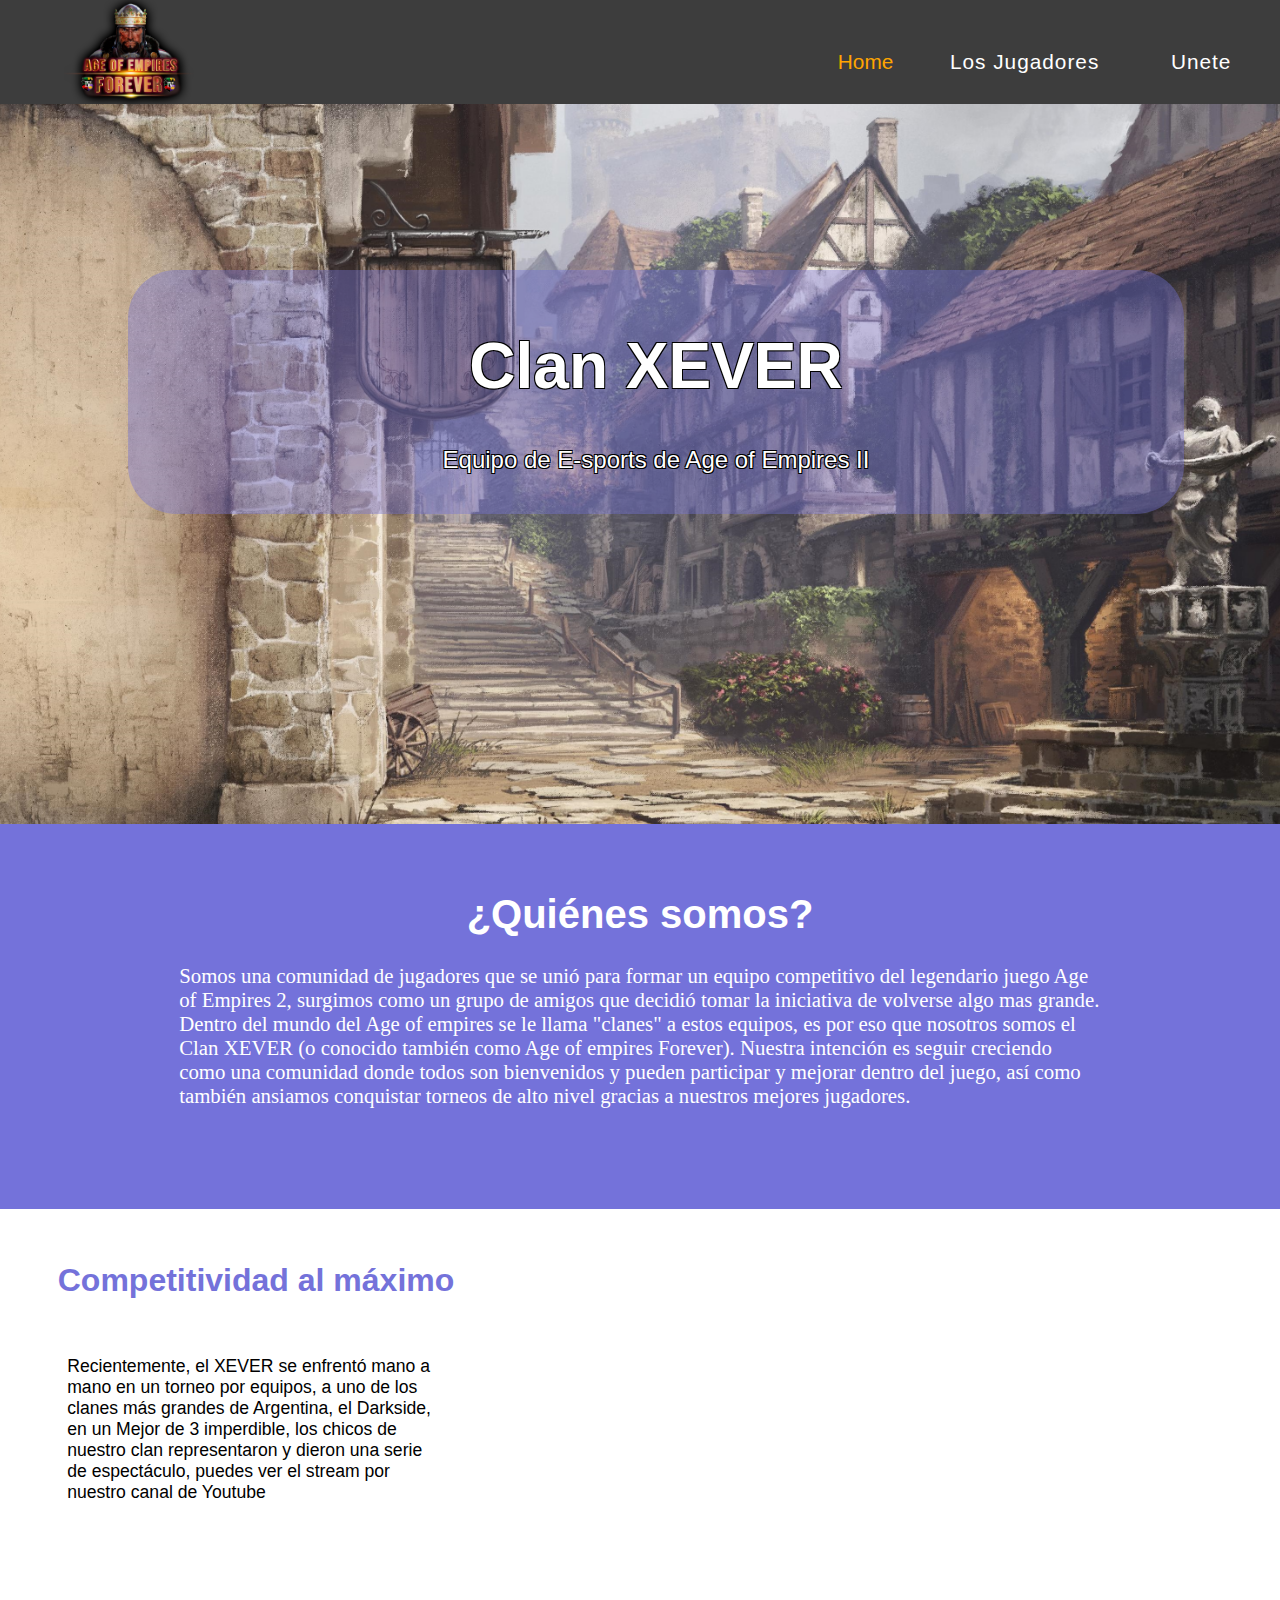
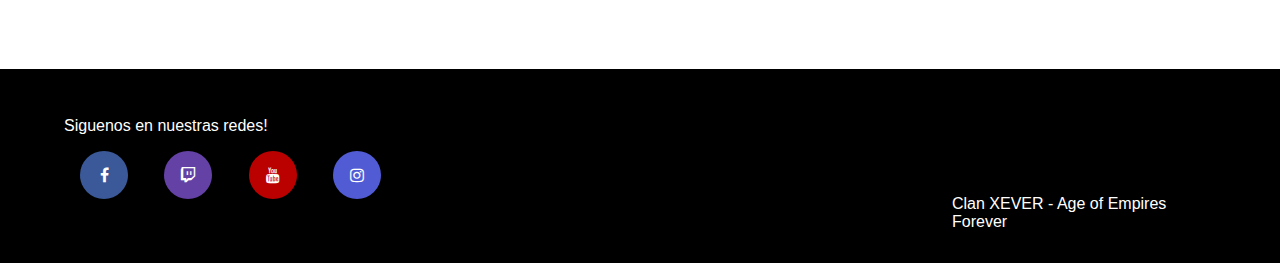
<file: index.html>
<!DOCTYPE html>
<html lang="en">
<head>
    <meta charset="UTF-8">
    <meta http-equiv="X-UA-Compatible" content="IE=edge">
    <meta name="viewport" content="width=device-width, initial-scale=1.0">
    <title>Clan XEVER</title>
    <link rel="stylesheet" href="css/style.css">
    <link rel="stylesheet" href="https://cdnjs.cloudflare.com/ajax/libs/font-awesome/4.7.0/css/font-awesome.min.css">
</head>
<body>

    <header>
        <nav id="menu_nav">
            <div id="logo">
                <img src="img/logo_2" alt="loguito" width="130" height="130">
            </div>
            <ul>
                <li>Home</li>
                <li><a class="active" href="pages/players.html">Los Jugadores</a></li>
                <li><a href="pages/join.html">Unete</a></li>
            </ul>
        </nav>

    </header>


    <section>
        <div class="fondo_inicio">
            <div class="banner_inicio">
                <h1>Clan XEVER</h1>
                
                <p>Equipo de E-sports de Age of Empires II</p>
                
            </div>
        </div>
    </section>


    <section>
        <div class="intro">
            <div class="intro_cont">
                <h1>¿Quiénes somos?</h1>
                <p>Somos una comunidad de jugadores que se unió para formar un equipo competitivo
                del legendario juego Age of Empires 2, surgimos como un grupo de amigos que decidió
                tomar la iniciativa de volverse algo mas grande. <br> Dentro del mundo del Age of empires
                se le llama "clanes" a estos equipos, es por eso que nosotros somos el Clan XEVER (o conocido
                también como Age of empires Forever). Nuestra intención es seguir creciendo como una comunidad
                donde todos son bienvenidos y pueden participar y mejorar dentro del juego, así como también 
                ansiamos conquistar torneos de alto nivel gracias a nuestros mejores jugadores.</p>
            </div>
        </div>
    </section>


    <section>
        <div class="noticia">
            <div class="contenido_box">
                <div class="contenido">
                    <h1>Competitividad al máximo</h1>
                    <p>Recientemente, el XEVER se enfrentó mano a mano en un torneo por equipos, a uno de los clanes
                        más grandes de Argentina, el Darkside, en un Mejor de 3 imperdible, los chicos de nuestro clan
                        representaron y dieron una serie de espectáculo, puedes ver el stream por nuestro canal de Youtube
                    </p>
                </div>
            </div>
            <div class="xever_ds">
                <div class="video">
                    <iframe width="80%" height="360" src="https://www.youtube.com/embed/-GAj5yCXAbo" title="YouTube video player" frameborder="0" allow="accelerometer; autoplay; clipboard-write; encrypted-media; gyroscope; picture-in-picture" allowfullscreen></iframe>
                </div>
            </div>
        </div>
    </section>


    <footer>
        <div id="pie">
            <p>Siguenos en nuestras redes!<br>
                <a href="https://www.facebook.com/Age-of-Empires-Forever-114036474112151" target="_blank" class="fa fa-facebook"></a>
                <a href="https://www.twitch.tv/ageofempiresforever" target="_blank" class="fa fa-twitch"></a>
                <a href="https://www.youtube.com/channel/UCFDu7U0Aw-nZYyZ0A1jS0uQ" target="_blank" class="fa fa-youtube"></a>
                <a href="https://www.instagram.com/ageofempiresforever/" target="_blank" class="fa fa-instagram"></a>
            </p>
            <p class="pie_2">Clan XEVER - Age of Empires Forever</p>
        </div>
    </footer>

</body>
</html>
</file>
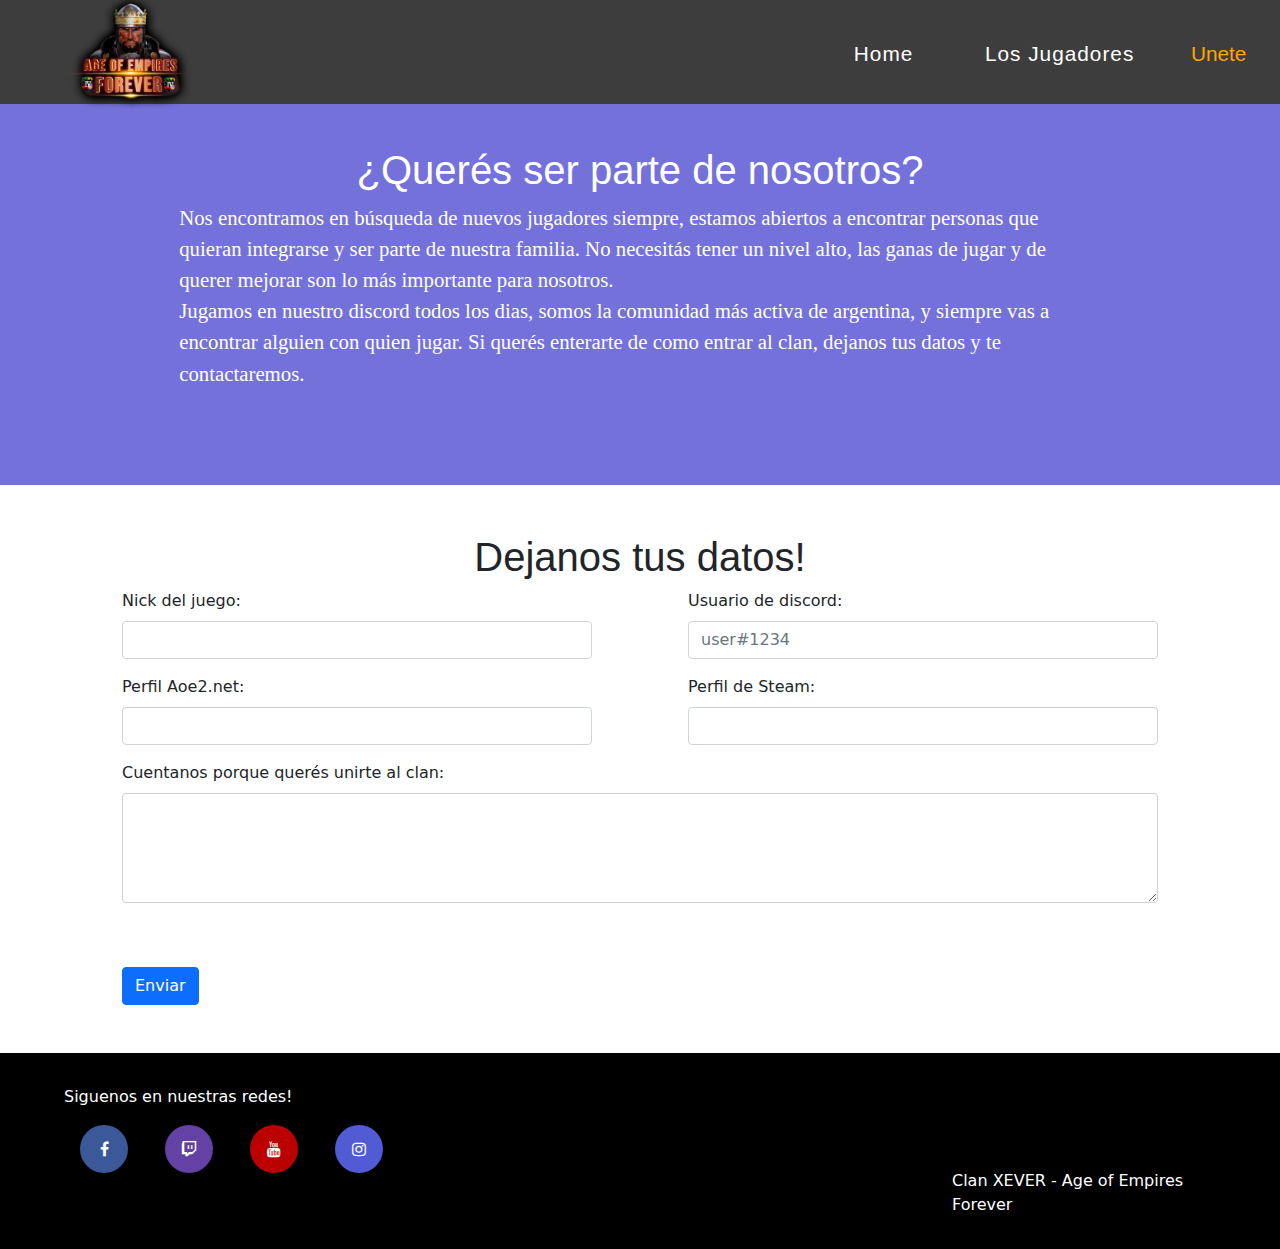
<file: pages/join.html>
<!DOCTYPE html>
<html lang="en">
<head>
    <meta charset="UTF-8">
    <meta http-equiv="X-UA-Compatible" content="IE=edge">
    <meta name="viewport" content="width=device-width, initial-scale=1.0">

    <title>Únetenos</title>

    <link rel="stylesheet" href="../css/style.css">
    <link rel="stylesheet" href="https://cdnjs.cloudflare.com/ajax/libs/font-awesome/4.7.0/css/font-awesome.min.css">
    <link rel="stylesheet" href="../ext/css/bootstrap.min.css">

</head>

<body>

    <header>
        <nav id="menu_nav">
            <div id="logo">
                <img src="../img/logo_2" alt="loguito" width="130" height="130">
            </div>
            <ul>
                <li><a href="../index.html">Home</a></li>
                <li><a href="players.html">Los Jugadores</a></li>
                <li>Unete</li>
            </ul>
        </nav>
    </header>


    <section>
        <div class="intro">
            <div class="intro_cont">
                <h1>¿Querés ser parte de nosotros?</h1>
                <p>Nos encontramos en búsqueda de nuevos jugadores siempre, estamos abiertos a encontrar personas
                   que quieran integrarse y ser parte de nuestra familia. No necesitás tener un nivel alto, las
                   ganas de jugar y de querer mejorar son lo más importante para nosotros. <br>
                   Jugamos en  nuestro discord todos los dias, somos la comunidad más activa de argentina, y siempre
                   vas a encontrar alguien con quien jugar. Si querés enterarte de como entrar al clan, dejanos
                   tus datos y te contactaremos.
                </p>
            </div>
        </div>
    </section>


    <section>
        <div class="container mt-5">
            <h1>Dejanos tus datos!</h1>
            <form id="formulario" class="row g-3">
                <div class="col-md-6 px-2 px-sm-3 px-md-3 px-lg-5">
                    <label for="nick" class="form-label">Nick del juego:</label>
                    <input type="text" class="form-control" id="nick" required>
                </div>
                <div class="col-md-6 px-2 px-sm-3 px-md-3 px-lg-5">
                    <label for="ds" class="form-label">Usuario de discord:</label>
                    <input type="text" class="form-control" id="ds" placeholder="user#1234" required >
                </div>
                <div class="col-md-6 px-2 px-sm-3 px-md-3 px-lg-5">
                    <label for="aoe2" class="form-label">Perfil Aoe2.net:</label>
                    <input type="text" class="form-control" id="aoe2" required>
                </div>
                <div class="col-md-6 px-2 px-sm-3 px-md-3 px-lg-5">
                    <label for="steam" class="form-label">Perfil de Steam:</label>
                    <input type="text" class="form-control" id="steam" required>
                </div>
                <div class="col-md-12 px-2 px-sm-3 px-md-3 px-lg-5">
                    <label for="comentarios" class="form-label">Cuentanos porque querés unirte al clan:</label>
                    <textarea class="form-control" id="comentarios" rows="4"></textarea>
                </div>
                <div class="col-md-12 p-2 p-sm-3 p-md-3 p-lg-5">
                    <button type="submit" class="btn btn-primary">Enviar</button>
                </div>                
            </form>
        </div>
    </section>
    
    
    <footer>
        <div id="pie_form">
            <p>Siguenos en nuestras redes!<br>
                <a href="https://www.facebook.com/Age-of-Empires-Forever-114036474112151" target="_blank" class="fa fa-facebook"></a>
                <a href="https://www.twitch.tv/ageofempiresforever" target="_blank" class="fa fa-twitch"></a>
                <a href="https://www.youtube.com/channel/UCFDu7U0Aw-nZYyZ0A1jS0uQ" target="_blank" class="fa fa-youtube"></a>
                <a href="https://www.instagram.com/ageofempiresforever/" target="_blank" class="fa fa-instagram"></a>
            </p>
            <p class="pie_2">Clan XEVER - Age of Empires Forever</p>
        </div>
    </footer>

    <!--Scripts-->
    <script src="https://cdn.jsdelivr.net/npm/bootstrap@5.0.2/dist/js/bootstrap.bundle.min.js" integrity="sha384-MrcW6ZMFYlzcLA8Nl+NtUVF0sA7MsXsP1UyJoMp4YLEuNSfAP+JcXn/tWtIaxVXM" crossorigin="anonymous"></script>
    <script src="../js/js.js"></script>
    
</body>
</html>
</file>
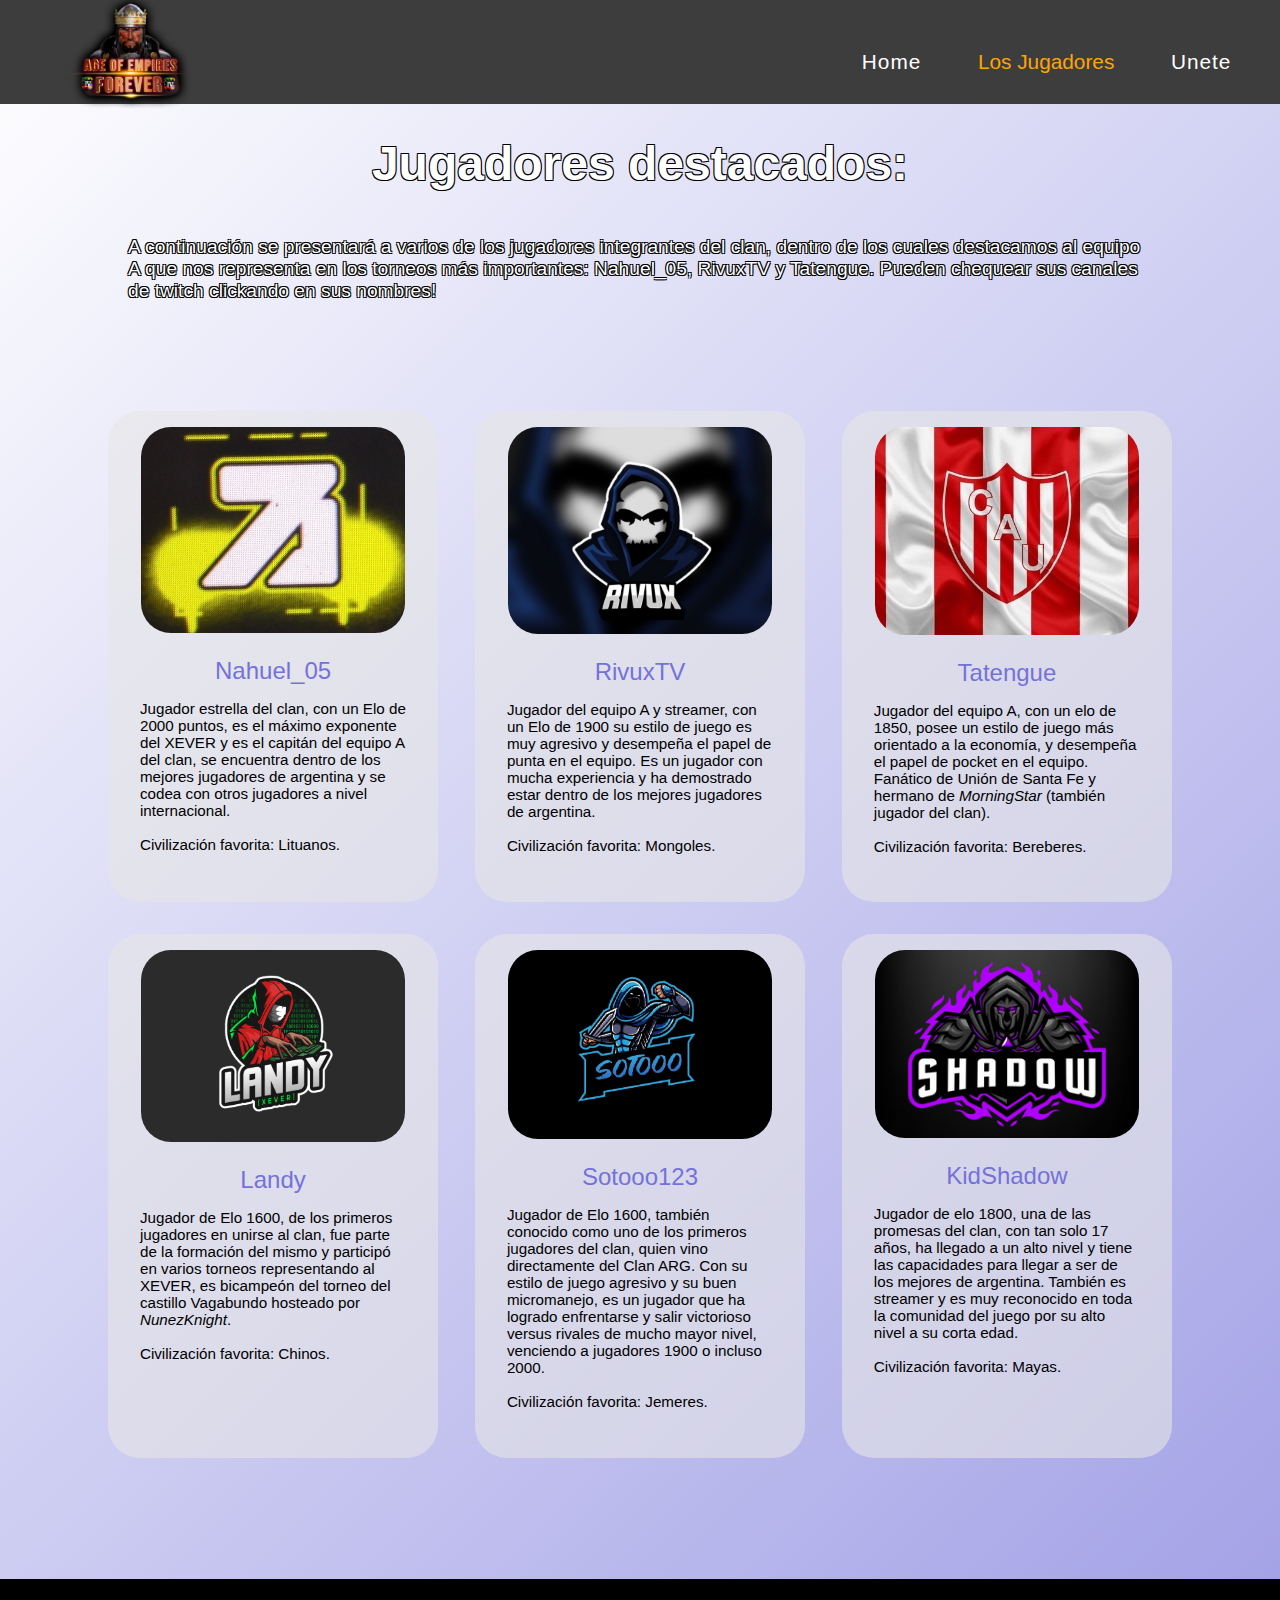
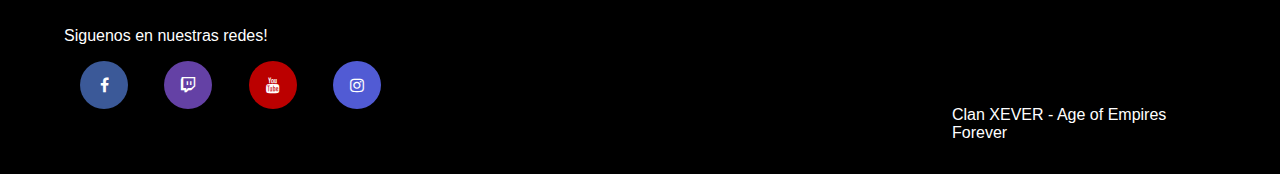
<file: pages/players.html>
<!DOCTYPE html>
<html lang="en">
<head>
    <meta charset="UTF-8">
    <meta http-equiv="X-UA-Compatible" content="IE=edge">
    <meta name="viewport" content="width=device-width, initial-scale=1.0">
    
    <title>Los Jugadores</title>
    <link rel="stylesheet" href="../css/style.css">
    <link rel="stylesheet" href="../css/keyframes.css">
    <link rel="stylesheet" href="https://cdnjs.cloudflare.com/ajax/libs/font-awesome/4.7.0/css/font-awesome.min.css">

</head>
<body id="fondo_animado">

    <header>
        <nav id="menu_nav">
            <div id="logo">
                <img src="../img/logo_2" alt="loguito" width="130" height="130">
            </div>
            <ul>
                <li><a href="../index.html">Home</a></li>
                <li>Los Jugadores</li>
<!---           <li><a href="torneos.html">Los torneos</a></li>  --->
                <li><a href="join.html">Unete</a></li>
            </ul>
        </nav>
    </header>

    <h1 id="titulo_jugadores">Jugadores destacados:</h1>
    <p id="intro_jugadores">A continuación se presentará a varios de los jugadores integrantes del clan, dentro de los cuales destacamos
       al equipo A que nos representa en los torneos más importantes: Nahuel_05, RivuxTV y Tatengue.
       Pueden chequear sus canales de twitch clickando en sus nombres!
    </p>

    <section class="perfiles">
        <article class="tarjeta">
            <figure class="thumbnail">
                <img src="../img/nahuel_2.jpeg" alt="logo_nahuel" class="esquinas">
            </figure>
            <div class="tarjeta-content">
                <a href="https://www.twitch.tv/nahuel05_" target="_blank"><h2>Nahuel_05</h2></a>
                <p>Jugador estrella del clan, con un Elo de 2000 puntos, es el máximo exponente del XEVER y es el
                   capitán del equipo A del clan, se encuentra dentro de los mejores jugadores de argentina y se
                   codea con otros jugadores a nivel internacional. <br><br>
                   Civilización favorita: Lituanos.
                </p>
            </div>
        </article>
        
        <article class="tarjeta">
            <figure class="thumbnail">
                <img src="../img/rivux_2.jpeg" alt="logo_rivux" class="esquinas">
            </figure>
            <div class="tarjeta-content">
                <a href="https://www.twitch.tv/rivuxtv" target="_blank"><h2>RivuxTV</h2></a>
                <p>Jugador del equipo A y streamer, con un Elo de 1900 su estilo de juego es muy agresivo y
                   desempeña el papel de punta en el equipo. Es un jugador con mucha experiencia y ha demostrado
                   estar dentro de los mejores jugadores de argentina.<br><br>
                   Civilización favorita: Mongoles.
                </p>
            </div>
        </article>

        <article class="tarjeta">
            <figure class="thumbnail">
                <img src="../img/tate_2.jpg" alt="logo_tate" class="esquinas">
            </figure>
            <div class="tarjeta-content">
                <a href="https://www.twitch.tv/tatengue_" target="_blank"><h2>Tatengue</h2></a>
                <p>Jugador del equipo A, con un elo de 1850, posee un estilo de juego más orientado a la 
                   economía, y desempeña el papel de pocket en el equipo. Fanático de Unión  de Santa Fe y hermano
                   de <i>MorningStar</i> (también jugador del clan).
                   <br><br>
                   Civilización favorita: Bereberes.
                </p>
            </div>
        </article>

        <article class="tarjeta">
            <figure class="thumbnail">
                <img src="../img/landy_1.png" alt="logo_landy" class="esquinas">
            </figure>
            <div class="tarjeta-content">
                <a href="https://www.twitch.tv/xever_landy" target="_blank"><h2>Landy</h2></a>
                <p>Jugador de Elo 1600, de los primeros jugadores en unirse al clan, fue parte de la formación del 
                   mismo y participó en varios torneos representando al XEVER, es bicampeón del torneo del castillo
                   Vagabundo hosteado por <i>NunezKnight</i>. <br><br>
                   Civilización favorita: Chinos.
                </p>
            </div>
        </article>

        <article class="tarjeta">
            <figure class="thumbnail">
                <img src="../img/soto_1.jpeg" alt="logo_soto" class="esquinas">
            </figure>
            <div class="tarjeta-content">
                <a href="https://www.twitch.tv/xever_sotooo123" target="_blank"><h2>Sotooo123</h2></a>
                <p>Jugador de Elo 1600, también conocido como uno de los primeros jugadores del clan, quien vino
                   directamente del Clan ARG. Con su estilo de juego agresivo y su buen micromanejo, es un jugador
                   que ha logrado enfrentarse y salir victorioso versus rivales de mucho mayor nivel, venciendo a
                   jugadores 1900 o incluso 2000. <br> <br>
                   Civilización favorita: Jemeres.
                </p>
            </div>
        </article>

        <article class="tarjeta">
            <figure class="thumbnail">
                <img src="../img/shadow_1.png" alt="logo_shadow" class="esquinas">
            </figure>
            <div class="tarjeta-content">
                <a href="https://www.twitch.tv/kidshadow_" target="_blank"><h2>KidShadow</h2></a>
                <p>Jugador de elo 1800, una de las promesas del clan, con tan solo 17 años, ha llegado a un alto
                   nivel y tiene las capacidades para llegar a ser de los mejores de argentina. También es streamer
                   y es muy reconocido en toda la comunidad del juego por su alto nivel a su corta edad.
                   <br><br>
                   Civilización favorita: Mayas.
                </p>
            </div>
        </article>
    </section>


    <footer>
        <div id="pie">
            <p>Siguenos en nuestras redes!<br>
                <a href="https://www.facebook.com/Age-of-Empires-Forever-114036474112151" target="_blank" class="fa fa-facebook"></a>
                <a href="https://www.twitch.tv/ageofempiresforever" target="_blank" class="fa fa-twitch"></a>
                <a href="https://www.youtube.com/channel/UCFDu7U0Aw-nZYyZ0A1jS0uQ" target="_blank" class="fa fa-youtube"></a>
                <a href="https://www.instagram.com/ageofempiresforever/" target="_blank" class="fa fa-instagram"></a>
            </p>
            <p class="pie_2">Clan XEVER - Age of Empires Forever</p>
        </div>
    </footer>

</body>
</html>
</file>
<file: css/style.css>
body {
    background-color: white;
    margin: 0px;
    font-family: 'Trebuchet MS', 'Lucida Sans Unicode', 'Lucida Grande', 'Lucida Sans', Arial, sans-serif;
    height: 100vh;
}

h1 {
    font-family: 'Trebuchet MS', 'Lucida Sans Unicode', 'Lucida Grande', 'Lucida Sans', Arial, sans-serif;
    text-align: center;
}

#menu_nav {
    display: flex;
    height: 5em;
    width: 100%;
    font-size: 1.3em;
    background: #3d3d3d;
    align-items: center;
    justify-content: space-between;
    flex-wrap: wrap;
    font-family: 'Trebuchet MS', 'Lucida Sans Unicode', 'Lucida Grande', 'Lucida Sans', Arial, sans-serif;
}

#logo{
    width: 130px;
    height: 130px;
    margin-top: -0.3em;
    margin-left: 5%;
}

#menu_nav ul{
    display: flex;
    flex-wrap: wrap;
    list-style: none;
    margin-right: 1%;
}

#menu_nav ul li{
    margin: 0 1em;
    color: orange;
}

#menu_nav ul li a {
    color: #f2f2f2;
    padding: 8px 15px;
    border-radius: 0.5em;
    letter-spacing: 1px;
    text-decoration: none;
    font-weight: 500;
    transition: all 0.3s ease;
}

#menu_nav ul li a:link {
    color: white;
}

#menu_nav ul li a:visited {
    color: rgb(255, 255, 255);
}

#menu_nav ul li a:hover{
    color: #111;
    background: rgb(255, 255, 255);
}

#menu_nav ul li a:active{
  color: #111;
  background: rgb(255, 255, 255);
}

.fondo_inicio {
    height: 80vh;
    background-attachment: fixed;
    background-position: center;
    background-repeat: no-repeat;
    background-size: cover;
    background-image: url(../img/fondo_4.jpg);
    width: 100%;
}

.banner_inicio {
    position: absolute;
    left: 10%;
    top: 30%;
    right: 10%;
    padding: 1em;
    width: 80%;
    text-align: center;
    background-color: rgba(116, 114, 218, 0.4);
    color: #fff;
    margin: auto;
    border-radius: 3em;
}

.banner_inicio h1{
    font-size: 4em;
    color: white;
    text-shadow: -1px 1px 0 #000,
    1px 1px 0 #000,
    1px -1px 0 #000,
    -1px -1px 0 #000;
}

.banner_inicio p{
    font-size: 1.5em;
    color: white;
    text-shadow: -1px 1px 0 #000,
    1px 1px 0 #000,
    1px -1px 0 #000,
    -1px -1px 0 #000;
}

.intro{
    background-color: #7472DA;
    margin: 0px;
    padding: 2% 5% 0%;
}

.intro_cont{
    color: white;
    padding: 1em 10% 5em;
}

.intro h1{
    font-size: 2.5em;
}

.intro p{
    font-size: 1.3em;
    font-family: Cambria, Cochin, Georgia, Times, 'Times New Roman', serif;
}

.noticia{
    background-color: white;
    display: flex;
    flex-wrap: wrap;
}

.contenido_box {
    flex: 40%;
}

.contenido {
    padding: 2em;
}

.contenido h1 {
    color: #7472DA;
    font-size: 2em;
}

.contenido p {
    padding: 2em;
    font-size: 1.1em;
    font-weight: 300;
}

.xever_ds {
    flex: 60%;
}

#titulo_jugadores {
    color: white;
    font-size: 3em;
    text-shadow: -1px 1px 0 #000,
    1px 1px 0 #000,
    1px -1px 0 #000,
    -1px -1px 0 #000;
}

#intro_jugadores {
    color: white;
    font-size: 1.2em;
    text-shadow: -1px 1px 0 #000,
    1px 1px 0 #000,
    1px -1px 0 #000,
    -1px -1px 0 #000;
    padding: 1% 10% 0%;
}

.video {
    padding: 3em 3em 3em 5em;
}

.tarjeta {
    background-color: rgba(230, 230, 230, 0.6);
    margin-bottom: 2em;
    width: 30%;
    border-radius: 2em;
}

.tarjeta a{
    text-decoration: none;
}

.tarjeta-content {
    padding: 2em;
}

.tarjeta-content h2 {
    margin-top: -1em;
    margin-bottom: 0em;
    font-weight: normal;
    color: #7472DA;
    text-align: center;
}

.tarjeta-content p {
    font-size: 95%;
}

.thumbnail {
    margin-left: auto;
    margin-right: auto;
    width: 80%;
    position: relative;
}

.thumbnail .esquinas {
    border-radius: 30px;
}

img {
    display: block;
    border: 0;  
    width: 100%;
    height: 100%; 
    object-fit: cover;
    object-position: center;
}

.perfiles {
    display: flex;
    flex-wrap: wrap;
    justify-content:space-around;
    padding: 7%;
}

#fondo_animado {
    background: linear-gradient(-45deg, #DD8343, #7472DA, white);
    background-size: 400% 400%;
    animation: gradient 15s ease infinite;
}

footer {
    margin-top: auto;
    background-color: rgb(0, 0, 0);
    color: white;
    padding: 2em;
    padding-left: 4em;
}

#pie .fa {
    padding: 1em;
    font-size: 1em;
    width: 1em;
    text-align: center;
    text-decoration: none;
    margin: 1em 1em;
    border-radius: 50%;
}

#pie_form .fa {
    padding: 1em;
    font-size: 1em;
    width: 3em;
    text-align: center;
    text-decoration: none;
    margin: 1em 1em;
    border-radius: 50%;
}

.fa-facebook {
    background: #3B5998;
    color: white;
    font-size: 2em;
}

.fa-twitch {
    background: #6441a5;
    color: white;
}

.fa-instagram {
    background: #515BD4 ;
    color: white;
}

.fa-youtube {
    background: #bb0000;
    color: white;
}

.pie_2 {
    margin-top: auto;
    background-color: rgb(0, 0, 0);
    color: white;
    margin: -3% 5% 0% 75%;
}


@media screen and (max-width: 768px) and (min-width: 600px){

    body {
        background-color: white;
        margin: 0px;
        font-family: 'Trebuchet MS', 'Lucida Sans Unicode', 'Lucida Grande', 'Lucida Sans', Arial, sans-serif;
        height: 100vh;
    }

    h1 {
        font-family: 'Trebuchet MS', 'Lucida Sans Unicode', 'Lucida Grande', 'Lucida Sans', Arial, sans-serif;
        text-align: center;
    }

    #menu_nav {
        display: block;
        height: 10em;
        width: 100%;
        font-size: 1.3em;
        background: #3d3d3d;
        align-items: center;
        justify-content: space-between;
        flex-wrap: wrap;
        font-family: 'Trebuchet MS', 'Lucida Sans Unicode', 'Lucida Grande', 'Lucida Sans', Arial, sans-serif;
    }

    #logo{
        width: 180px;
        height: 180px;
        margin-top: -0.3em;
        margin-left: 39%;
    }

    #menu_nav ul{
        display: flex;
        flex-wrap: wrap;
        list-style: none;
        margin-right: 1%;
        justify-content: center;
        margin-top: -1em;
    }

    #menu_nav ul li{
        margin: 0 1em;
    }

    #menu_nav ul li a {
        color: #f2f2f2;
        padding: 8px 15px;
        border-radius: 0.5em;
        letter-spacing: 1px;
        text-decoration: none;
        font-weight: 500;
        transition: all 0.3s ease;
    }

    #menu_nav ul li a:link {
        color: blue;
    }

    #menu_nav ul li a:visited {
        color: rgb(255, 255, 255);
    }

    #menu_nav ul li a:hover{
        color: #111;
        background: rgb(255, 255, 255);
    }

    #menu_nav ul li a:active{
    color: #111;
    background: rgb(255, 255, 255);
    }

    .fondo_inicio {
        height: 80vh;
        background-attachment: fixed;
        background-position: center;
        background-repeat: no-repeat;
        background-size: cover;
        background-image: url(../img/fondo_4.jpg);
        width: 100%;
    }

    .banner_inicio {
        position: absolute;
        left: 10%;
        top: 50%;
        right: 10%;
        padding: 1em;
        width: 80%;
        text-align: center;
        background-color: rgba(116, 114, 218, 0.4);
        color: #fff;
        margin: auto;
        border-radius: 3em;
    }

    .banner_inicio h1{
        font-size: 4em;
        color: white;
        text-shadow: -1px 1px 0 #000,
        1px 1px 0 #000,
        1px -1px 0 #000,
        -1px -1px 0 #000;
    }

    .banner_inicio p{
        font-size: 1.5em;
        color: white;
        text-shadow: -1px 1px 0 #000,
        1px 1px 0 #000,
        1px -1px 0 #000,
        -1px -1px 0 #000;
    }

    .intro{
        background-color: #7472DA;
        margin: 0px;
        padding: 2% 5% 0%;
    }

    .intro_cont{
        color: white;
        padding: 1em 10% 5em;
    }

    .intro h1{
        font-size: 2.5em;
    }

    .intro p{
        font-size: 1.3em;
        font-family: Cambria, Cochin, Georgia, Times, 'Times New Roman', serif;
    }

    .noticia{
        background-color: white;
        display: block;
    }

    .contenido {
        padding: 2em;
    }

    .contenido h1 {
        color: #7472DA;
        font-size: 2em;
    }

    .contenido p {
        padding: 2em;
        font-size: 1.1em;
        font-weight: 300;
    }

    .xever_ds {
        display: block;
        margin: -10% 0% 0% 0%;
        width: 100%;
    }

    #titulo_jugadores {
        color: white;
        font-size: 3em;
        text-shadow: -1px 1px 0 #000,
        1px 1px 0 #000,
        1px -1px 0 #000,
        -1px -1px 0 #000;
    }

    #intro_jugadores {
        color: white;
        font-size: 1.2em;
        text-shadow: -1px 1px 0 #000,
        1px 1px 0 #000,
        1px -1px 0 #000,
        -1px -1px 0 #000;
        padding: 1% 10% 0%;
    }

    .video {
        padding: 3em 3em 3em 5em;
    }

    .tarjeta {
        background-color: rgba(230, 230, 230, 0.6);
        margin-bottom: 2em;
        width: 45%;
        border-radius: 2em;
    }

    .tarjeta a{
        text-decoration: none;
    }

    .tarjeta-content {
        padding: 2em;
    }

    .tarjeta-content h2 {
        margin-top: -1em;
        margin-bottom: 0em;
        font-weight: normal;
        color: #7472DA;
        text-align: center;
    }

    .tarjeta-content p {
        font-size: 95%;
    }

    .thumbnail {
        margin-left: auto;
        margin-right: auto;
        width: 80%;
        position: relative;
    }

    .thumbnail .esquinas {
        border-radius: 30px;
    }

    img {
        display: block;
        border: 0;  
        width: 100%;
        height: 100%; 
        object-fit: cover;
        object-position: center;
    }

    .perfiles {
        display: flex;
        flex-wrap: wrap;
        justify-content:space-around;
        padding: 7%;
    }

    #fondo_animado {
        background: linear-gradient(-45deg, #DD8343, #7472DA, white);
        background-size: 400% 400%;
        animation: gradient 15s ease infinite;
    }

    footer {
        margin-top: auto;
        background-color: rgb(0, 0, 0);
        color: white;
        padding: 5% 5% 5% 10%;
        justify-content: center;
    }

    #pie .fa {
        padding: 1em;
        font-size: 1.5em;
        width: 1em;
        text-align: center;
        text-decoration: none;
        margin: 1em 1em;
        border-radius: 50%;
    }

    #pie_form .fa {
        padding: 1em;
        font-size: 1.5em;
        width: 3em;
        text-align: center;
        text-decoration: none;
        margin: 1em 1em;
        border-radius: 50%;
    }

    .fa-facebook {
        background: #3B5998;
        color: white;
    }

    .fa-twitch {
        background: #6441a5;
        color: white;
    }

    .fa-instagram {
        background: #515BD4 ;
        color: white;
    }

    .fa-youtube {
        background: #bb0000;
        color: white;
    }

    .pie_2 {
        margin-top: auto;
        background-color: rgb(0, 0, 0);
        color: white;
        margin: 5% 20% 0% 25%;
    }
}


@media screen and (max-width: 600px) and (min-width: 360px){

    body {
        background-color: white;
        margin: 0px;
        font-family: 'Trebuchet MS', 'Lucida Sans Unicode', 'Lucida Grande', 'Lucida Sans', Arial, sans-serif;
        height: 100vh;
    }

    h1 {
        font-family: 'Trebuchet MS', 'Lucida Sans Unicode', 'Lucida Grande', 'Lucida Sans', Arial, sans-serif;
        text-align: center;
    }

    #menu_nav {
        display: block;
        height: 16em;
        width: 100%;
        font-size: 1.3em;
        background: #3d3d3d;
        align-items: center;
        justify-content: space-between;
        font-family: 'Trebuchet MS', 'Lucida Sans Unicode', 'Lucida Grande', 'Lucida Sans', Arial, sans-serif;
        text-align: center;
    }

    #logo{
        display: block;
        width: 180px;
        height: 180px;
        margin-top: -0.3em;
        margin-left: auto;
        margin-right: auto;
    }

    #menu_nav ul{
        display: block;
        list-style: none;
        margin-top: -1em;
        justify-content: center;

    }

    #menu_nav ul li{
        margin: 1em 1em;
        margin-left: -0.5em;
    }

    #menu_nav ul li a {
        color: #f2f2f2;
        padding: 8px 15px;
        border-radius: 0.5em;
        letter-spacing: 1px;
        text-decoration: none;
        font-weight: 500;
        transition: all 0.3s ease;
    }

    #menu_nav ul li a:link {
        color: blue;
    }

    #menu_nav ul li a:visited {
        color: rgb(255, 255, 255);
    }

    #menu_nav ul li a:hover{
        color: #111;
        background: rgb(255, 255, 255);
    }

    #menu_nav ul li a:active{
    color: #111;
    background: rgb(255, 255, 255);
    }

    .fondo_inicio {
        height: 70vh;
        background-attachment: fixed;
        background-position: center;
        background-repeat: no-repeat;
        background-size: cover;
        background-image: url(../img/fondo_4.jpg);
        width: 100%;
    }

    .banner_inicio {
        position: absolute;
        left: 10%;
        top: 60%;
        right: 10%;
        padding: 1em;
        width: 70%;
        text-align: center;
        background-color: rgba(116, 114, 218, 0.4);
        color: #fff;
        margin: auto;
        border-radius: 3em;
    }

    .banner_inicio h1{
        font-size: 10vw;
        color: white;
        text-shadow: -1px 1px 0 #000,
        1px 1px 0 #000,
        1px -1px 0 #000,
        -1px -1px 0 #000;
    }

    .banner_inicio p{
        font-size: 3vw;
        color: white;
        text-shadow: -1px 1px 0 #000,
        1px 1px 0 #000,
        1px -1px 0 #000,
        -1px -1px 0 #000;
    }

    .intro{
        background-color: #7472DA;
        margin: 0px;
        padding: 2% 5% 0%;
    }

    .intro_cont{
        color: white;
        padding: 0em 5% 1em;
    }

    .intro h1{
        font-size: 2em;
    }

    .intro p{
        font-size: 1.1em;
        font-family: Cambria, Cochin, Georgia, Times, 'Times New Roman', serif;
    }

    .noticia{
        background-color: white;
        display: block;
    }

    .contenido {
        padding: 2em;
    }

    .contenido h1 {
        color: #7472DA;
        font-size: 1.8em;
    }

    .contenido p {
        padding: 2em;
        font-size: 1.05em;
        font-weight: 300;
    }

    .xever_ds {
        display: block;
        margin: -10% 0% 0% 0%;
        width: 100%;
        height: 50%;
    }

    #titulo_jugadores {
        color: white;
        font-size: 3em;
        text-shadow: -1px 1px 0 #000,
        1px 1px 0 #000,
        1px -1px 0 #000,
        -1px -1px 0 #000;
    }

    #intro_jugadores {
        color: white;
        font-size: 1.2em;
        text-shadow: -1px 1px 0 #000,
        1px 1px 0 #000,
        1px -1px 0 #000,
        -1px -1px 0 #000;
        padding: 1% 10% 0%;
    }

    .video {
        padding: 3em 3em 3em 5em;
    }

    .tarjeta {
        background-color: rgba(230, 230, 230, 0.6);
        margin-bottom: 2em;
        width: 90%;
        border-radius: 2em;
    }

    .tarjeta a{
        text-decoration: none;
    }

    .tarjeta-content {
        padding: 2em;
    }

    .tarjeta-content h2 {
        margin-top: -1em;
        margin-bottom: 0em;
        font-weight: normal;
        color: #7472DA;
        text-align: center;
        font-size: 1.8em;
    }

    .tarjeta-content p {
        font-size: 95%;
        text-align: center;
    }

    .thumbnail {
        margin-left: auto;
        margin-right: auto;
        width: 80%;
        position: relative;
    }

    .thumbnail .esquinas {
        border-radius: 30px;
    }

    img {
        display: block;
        border: 0;  
        width: 100%;
        height: 100%; 
        object-fit: cover;
        object-position: center;
    }

    .perfiles {
        display: flex;
        flex-wrap: wrap;
        justify-content:space-around;
        padding: 7%;
    }

    #fondo_animado {
        background: linear-gradient(-45deg, #DD8343, #7472DA, white);
        background-size: 400% 400%;
        animation: gradient 15s ease infinite;
    }

    footer {
        margin-top: auto;
        background-color: rgb(0, 0, 0);
        color: white;
        padding: 5% 5% 5% 5%;
        justify-content: center;
    }

    #pie .fa {
        padding: 1em;
        font-size: 4vw;
        width: 1em;
        text-align: center;
        text-decoration: none;
        margin: 1em 1em;
        border-radius: 50%;
    }

    #pie_form .fa {
        padding: 1em;
        font-size: 4vw;
        width: 3em;
        text-align: center;
        text-decoration: none;
        margin: 1em 1em;
        border-radius: 50%;
    }

    .fa-facebook {
        background: #3B5998;
        color: white;
        font-size: 2em;
    }

    .fa-twitch {
        background: #6441a5;
        color: white;
    }

    .fa-instagram {
        background: #515BD4 ;
        color: white;
    }

    .fa-youtube {
        background: #bb0000;
        color: white;
    }

    .pie_2 {
        margin-top: auto;
        background-color: rgb(0, 0, 0);
        color: white;
        margin: 5% 20% 0% 25%;
    }

}


@media screen and (max-width: 360px) {
    
    body {
        background-color: white;
        margin: 0px;
        font-family: 'Trebuchet MS', 'Lucida Sans Unicode', 'Lucida Grande', 'Lucida Sans', Arial, sans-serif;
        height: 100vh;
    }
    
    h1 {
        font-family: 'Trebuchet MS', 'Lucida Sans Unicode', 'Lucida Grande', 'Lucida Sans', Arial, sans-serif;
        text-align: center;
    }
    
    #menu_nav {
        display: block;
        height: 16em;
        width: 100%;
        font-size: 1.3em;
        background: #3d3d3d;
        align-items: center;
        justify-content: space-between;
        font-family: 'Trebuchet MS', 'Lucida Sans Unicode', 'Lucida Grande', 'Lucida Sans', Arial, sans-serif;
        text-align: center;
    }
    
    #logo{
        display: block;
        width: 180px;
        height: 180px;
        margin-top: -0.3em;
        margin-left: auto;
        margin-right: auto;
    }
    
    #menu_nav ul{
        display: block;
        list-style: none;
        margin-top: -1em;
        justify-content: center;
    }
    
    #menu_nav ul li{
        margin: 1em 1em;
        margin-left: -0.5em;
    }
    
    #menu_nav ul li a {
        color: #f2f2f2;
        padding: 8px 15px;
        border-radius: 0.5em;
        letter-spacing: 1px;
        text-decoration: none;
        font-weight: 500;
        transition: all 0.3s ease;
    }
    
    #menu_nav ul li a:link {
        color: blue;
    }
    
    #menu_nav ul li a:visited {
        color: rgb(255, 255, 255);
    }
    
    #menu_nav ul li a:hover{
        color: #111;
        background: rgb(255, 255, 255);
    }
    
    #menu_nav ul li a:active{
      color: #111;
      background: rgb(255, 255, 255);
    }
    
    .fondo_inicio {
        height: 50vh;
        background-attachment: fixed;
        background-position: center;
        background-repeat: no-repeat;
        background-size: cover;
        background-image: url(../img/fondo_4.jpg);
        width: 100%;
    }
    
    .banner_inicio {
        position: absolute;
        left: 10%;
        top: 60%;
        right: 10%;
        padding: 1em;
        width: 70%;
        text-align: center;
        background-color: rgba(116, 114, 218, 0.4);
        color: #fff;
        margin: auto;
        border-radius: 3em;
    }
    
    .banner_inicio h1{
        font-size: 10vw;
        color: white;
        text-shadow: -1px 1px 0 #000,
        1px 1px 0 #000,
        1px -1px 0 #000,
        -1px -1px 0 #000;
    }
    
    .banner_inicio p{
        font-size: 3vw;
        color: white;
        text-shadow: -1px 1px 0 #000,
        1px 1px 0 #000,
        1px -1px 0 #000,
        -1px -1px 0 #000;
    }
    
    .intro{
        background-color: #7472DA;
        margin: 0px;
        padding: 2% 5% 0%;
    }
    
    .intro_cont{
        color: white;
        padding: 1em 10% 5em;
    }
    
    .intro h1{
        font-size: 2em;
    }
    
    .intro p{
        font-size: 1em;
        font-family: Cambria, Cochin, Georgia, Times, 'Times New Roman', serif;
    }
    
    .noticia{
        background-color: white;
        display: block;
    }
    
    .contenido {
        padding: 2em;
    }
    
    .contenido h1 {
        color: #7472DA;
        font-size: 1.5em;
    }
    
    .contenido p {
        padding: 2em;
        font-size: 1em;
        font-weight: 300;
    }
    
    .xever_ds {
        display: block;
        margin: -25% 0% 0% 0%;
        width: 100%;
        height: 50%;
    }
    
    #titulo_jugadores {
        color: white;
        font-size: 3em;
        text-shadow: -1px 1px 0 #000,
        1px 1px 0 #000,
        1px -1px 0 #000,
        -1px -1px 0 #000;
    }
    
    #intro_jugadores {
        color: white;
        font-size: 1.2em;
        text-shadow: -1px 1px 0 #000,
        1px 1px 0 #000,
        1px -1px 0 #000,
        -1px -1px 0 #000;
        padding: 1% 10% 0%;
    }
    
    .video {
        padding: 3em 3em 3em 5em;
    }
    
    .tarjeta {
        background-color: rgba(230, 230, 230, 0.6);
        margin-bottom: 2em;
        width: 90%;
        border-radius: 2em;
    }
    
    .tarjeta a{
        text-decoration: none;
    }
    
    .tarjeta-content {
        padding: 1.5em;
    }
    
    .tarjeta-content h2 {
        margin-top: -1em;
        margin-bottom: -0.5em;
        font-weight: normal;
        color: #7472DA;
        text-align: center;
    }
    
    .tarjeta-content p {
        font-size: 95%;
        text-align: center;
    }
    
    .thumbnail {
        margin-left: auto;
        margin-right: auto;
        width: 80%;
        position: relative;
    }
    
    .thumbnail .esquinas {
        border-radius: 30px;
    }
    
    img {
        display: block;
        border: 0;  
        width: 100%;
        height: 100%; 
        object-fit: cover;
        object-position: center;
    }
    
    .perfiles {
        display: flex;
        flex-wrap: wrap;
        justify-content:space-around;
        padding: 7%;
    }
    
    #fondo_animado {
        background: linear-gradient(-45deg, #DD8343, #7472DA, white);
        background-size: 400% 400%;
        animation: gradient 15s ease infinite;
    }

    footer {
        margin-top: auto;
        background-color: rgb(0, 0, 0);
        color: white;
        padding: 5% 5% 5% 5%;
        justify-content: center;
    }

    #pie .fa {
        padding: 1em;
        font-size: 4vw;
        width: 1em;
        text-align: center;
        text-decoration: none;
        margin: 1em 1em;
        border-radius: 50%;
    }

    #pie_form .fa {
        padding: 1em;
        font-size: 4vw;
        width: 3em;
        text-align: center;
        text-decoration: none;
        margin: 1em 1em;
        border-radius: 50%;
    }
    
    .fa-facebook {
        background: #3B5998;
        color: white;
        font-size: 2em;
    }
    
    .fa-twitch {
        background: #6441a5;
        color: white;
    }
    
    .fa-instagram {
        background: #515BD4 ;
        color: white;
    }
    
    .fa-youtube {
        background: #bb0000;
        color: white;
    }
    
    .pie_2 {
        margin-top: auto;
        background-color: rgb(0, 0, 0);
        color: white;
        margin: 5% 20% 0% 25%;
    }
}
</file>
<file: css/keyframes.css>
@keyframes gradient {
    0% {
        background-position: 0% 50%;
    }
    50% {
        background-position: 100% 50%;
    }
    100% {
        background-position: 0% 50%;
    }
}
</file>
